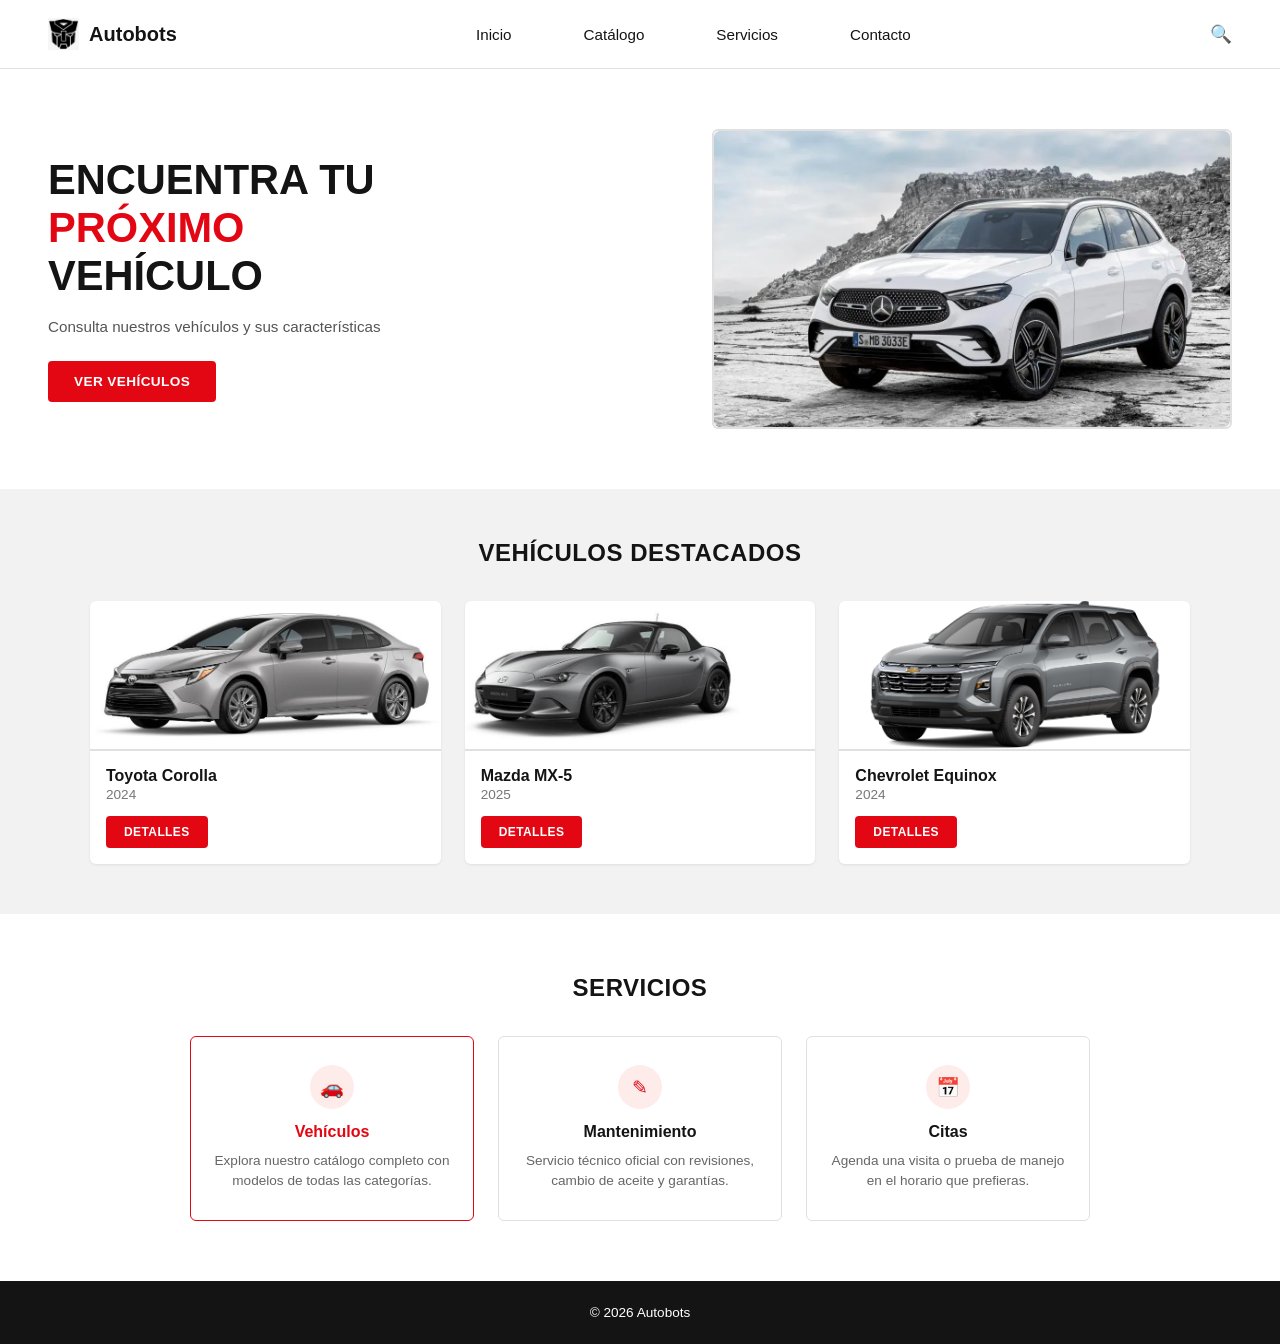
<file: index.html>
<html lang="es">
<head>
<meta charset="UTF-8">
<meta name="viewport" content="width=device-width, initial-scale=1.0">
<title>Autobots | Concesionario de Vehículos</title>
<link rel="stylesheet" href="styles.css">
</head>
<body>

  <header>
    <div class="logo">
      <img class="logo-icon" src="img/logo.png" alt="Logo Autobots">
      Autobots
    </div>
    <nav>
      <ul>
        <li><a>Inicio</a></li>
        <li><a>Catálogo</a></li>
        <li><a>Servicios</a></li>
        <li><a>Contacto</a></li>
      </ul>
    </nav>
    <div class="header-right">
      <span class="search-icon">&#128269;</span>
    </div>
  </header>

  <section class="hero">
    <div class="hero-text">
      <h1>ENCUENTRA TU<br><span>PRÓXIMO</span><br>VEHÍCULO</h1>
      <p>Consulta nuestros vehículos y sus características</p>
      <a class="btn">VER VEHÍCULOS</a>
    </div>
        <div class="hero-img">
      <img src="img/hero.jpg" alt="Vehículo destacado">
    </div>
  </section>

    <section class="destacados">
    <h2>VEHÍCULOS DESTACADOS</h2>
    <div class="cards">
      <div class="card">
        <div class="card-img">
          <img src="img/corolla.png" alt="Toyota Corolla">
        </div>
        <div class="card-body">
          <h3>Toyota Corolla</h3>
          <div class="year">2024</div>
          <a class="btn">DETALLES</a>
        </div>
      </div>
      <div class="card">
        <div class="card-img">
          <img src="img/mazda.png" alt="Mazda MX-5">
        </div>
        <div class="card-body">
          <h3>Mazda MX-5</h3>
          <div class="year">2025</div>
          <a class="btn">DETALLES</a>
        </div>
      </div>
      <div class="card">
        <div class="card-img">
          
          <img src="img/equinox.png" alt="Chevrolet Equinox">
        </div>
        <div class="card-body">
          <h3>Chevrolet Equinox</h3>
          <div class="year">2024</div>
          <a class="btn">DETALLES</a>
        </div>
      </div>
    </div>
  </section>

  <section class="servicios">
    <h2>SERVICIOS</h2>
    <div class="serv-grid">
      <div class="serv-card activo">
        <div class="serv-icon">&#128663;</div>
        <h3>Vehículos</h3>
        <p>Explora nuestro catálogo completo con modelos de todas las categorías.</p>
      </div>
      <div class="serv-card">
        <div class="serv-icon">&#9998;</div>
        <h3>Mantenimiento</h3>
        <p>Servicio técnico oficial con revisiones, cambio de aceite y garantías.</p>
      </div>
      <div class="serv-card">
        <div class="serv-icon">&#128197;</div>
        <h3>Citas</h3>
        <p>Agenda una visita o prueba de manejo en el horario que prefieras.</p>
      </div>
    </div>
  </section>

  <footer>
    &copy; 2026 Autobots
  </footer>

</body>
</html>
</file>
<file: styles.css>
:root{
    --rojo:#e30613;
    --rojo-oscuro:#b7050f;
    --negro:#141414;
    --gris-claro:#f2f2f2;
    --gris-borde:#e0e0e0;
    --blanco:#ffffff;
  }
  *{ box-sizing:border-box; margin:0; padding:0; }
  body{
    font-family: 'Segoe UI', Arial, sans-serif;
    color: var(--negro);
    background: var(--blanco);
  }
  img{ max-width:100%; display:block; }


  header{
    display:flex;
    align-items:center;
    justify-content:space-between;
    padding: 18px 48px;
    border-bottom: 1px solid var(--gris-borde);
  }
  .logo{
    display:flex;
    align-items:center;
    gap:10px;
    font-weight:700;
    font-size:1.25rem;
  }
  .logo-icon{
    height:32px;
    width:auto;
    display:block;
  }
  nav ul{
    list-style:none;
    display:flex;
    gap:36px;
  }
  nav ul li{ display:inline-block; margin-right:36px; }
  nav ul li:last-child{ margin-right:0; }
  nav a{
    text-decoration:none;
    color: var(--negro);
    font-size:0.95rem;
  }
  .header-right{
    display:flex;
    align-items:center;
    gap:28px;
  }
  .search-icon{
    font-size:1.1rem;
    cursor:default;
  }

  
  .hero{
    display:flex;
    align-items:center;
    justify-content:space-between;
    gap:40px;
    padding: 60px 48px;
  }
  .hero-text{ max-width:480px; }
  .hero-text h1{
    font-size:2.6rem;
    line-height:1.15;
    font-weight:800;
    margin-bottom:18px;
  }
  .hero-text h1 span{ color: var(--rojo); }
  .hero-text p{
    color:#555;
    margin-bottom:26px;
    font-size:0.95rem;
  }
  .btn{
    display:inline-block;
    background: var(--rojo);
    color:#fff;
    border:none;
    padding:13px 26px;
    font-size:0.85rem;
    font-weight:700;
    letter-spacing:0.4px;
    border-radius:4px;
    text-decoration:none;
    cursor:default;
  }
  .hero-img{
    flex:1;
    max-width:520px;
    height:300px;
    border-radius:6px;
    border: 2px solid var(--gris-borde);
  }

 
  .destacados{
    background: var(--gris-claro);
    padding: 50px 48px;
    text-align:center;
  }
  .destacados h2{
    font-size:1.5rem;
    letter-spacing:0.5px;
    margin-bottom:34px;
  }
  .cards{
    display:flex;
    flex-wrap:wrap;
    gap:24px;
    max-width:1100px;
    margin:0 auto;
  }
  .cards .card{ flex:1 1 300px; }
  .card{
    background:#fff;
    border-radius:6px;
    overflow:hidden;
    text-align:left;
    box-shadow: 0 1px 3px rgba(0,0,0,0.08);
  }
  .card-img{
    height:150px;
    border-bottom: 2px solid var(--gris-borde);
  }
  .card-body{ padding:16px; }
  .card-body h3{ font-size:1rem; margin-bottom:2px; }
  .card-body .year{ color:#777; font-size:0.85rem; margin-bottom:14px; }
  .card-body .btn{ padding:9px 18px; font-size:0.75rem; }


  .servicios{
    padding: 60px 48px;
    text-align:center;
  }
  .servicios h2{
    font-size:1.5rem;
    letter-spacing:0.5px;
    margin-bottom:34px;
  }
  .serv-grid{
    display:flex;
    flex-wrap:wrap;
    gap:24px;
    max-width:900px;
    margin:0 auto;
  }
  .serv-grid .serv-card{ flex:1 1 240px; }
  .serv-card{
    border: 1px solid var(--gris-borde);
    border-radius:6px;
    padding:28px 20px;
  }
  .serv-card.activo{ border-color: var(--rojo); }
  .serv-icon{
    width:44px;
    height:44px;
    margin:0 auto 14px;
    border-radius:50%;
    background: #fdecea;
    color: var(--rojo);
    display:flex;
    align-items:center;
    justify-content:center;
    font-size:1.2rem;
  }
  .serv-card h3{
    font-size:1rem;
    margin-bottom:10px;
    color: var(--rojo);
  }
  .serv-card.activo h3{ color: var(--rojo); }
  .serv-card:not(.activo) h3{ color: var(--negro); }
  .serv-card p{
    font-size:0.85rem;
    color:#666;
    line-height:1.5;
  }

 
  footer{
    background: var(--negro);
    color:#fff;
    text-align:center;
    padding:24px;
    font-size:0.85rem;
  }

  @media (max-width: 800px){
    header{ padding:16px 20px; flex-wrap:wrap; gap:14px; }
    nav ul{ gap:18px; }
    .hero{ flex-direction:column; padding:40px 20px; }
    .hero-text{ max-width:100%; }
    .cards, .serv-grid{ grid-template-columns: 1fr; }
    .destacados, .servicios{ padding:40px 20px; }
  }
  .card-img img {
  width: 100%;
  height: 100%;
  object-fit: contain;
}
.hero-img img {
  width: 100%;
  height: 100%;
  object-fit: cover;
  border-radius: inherit;
  display: block;
}
</file>
